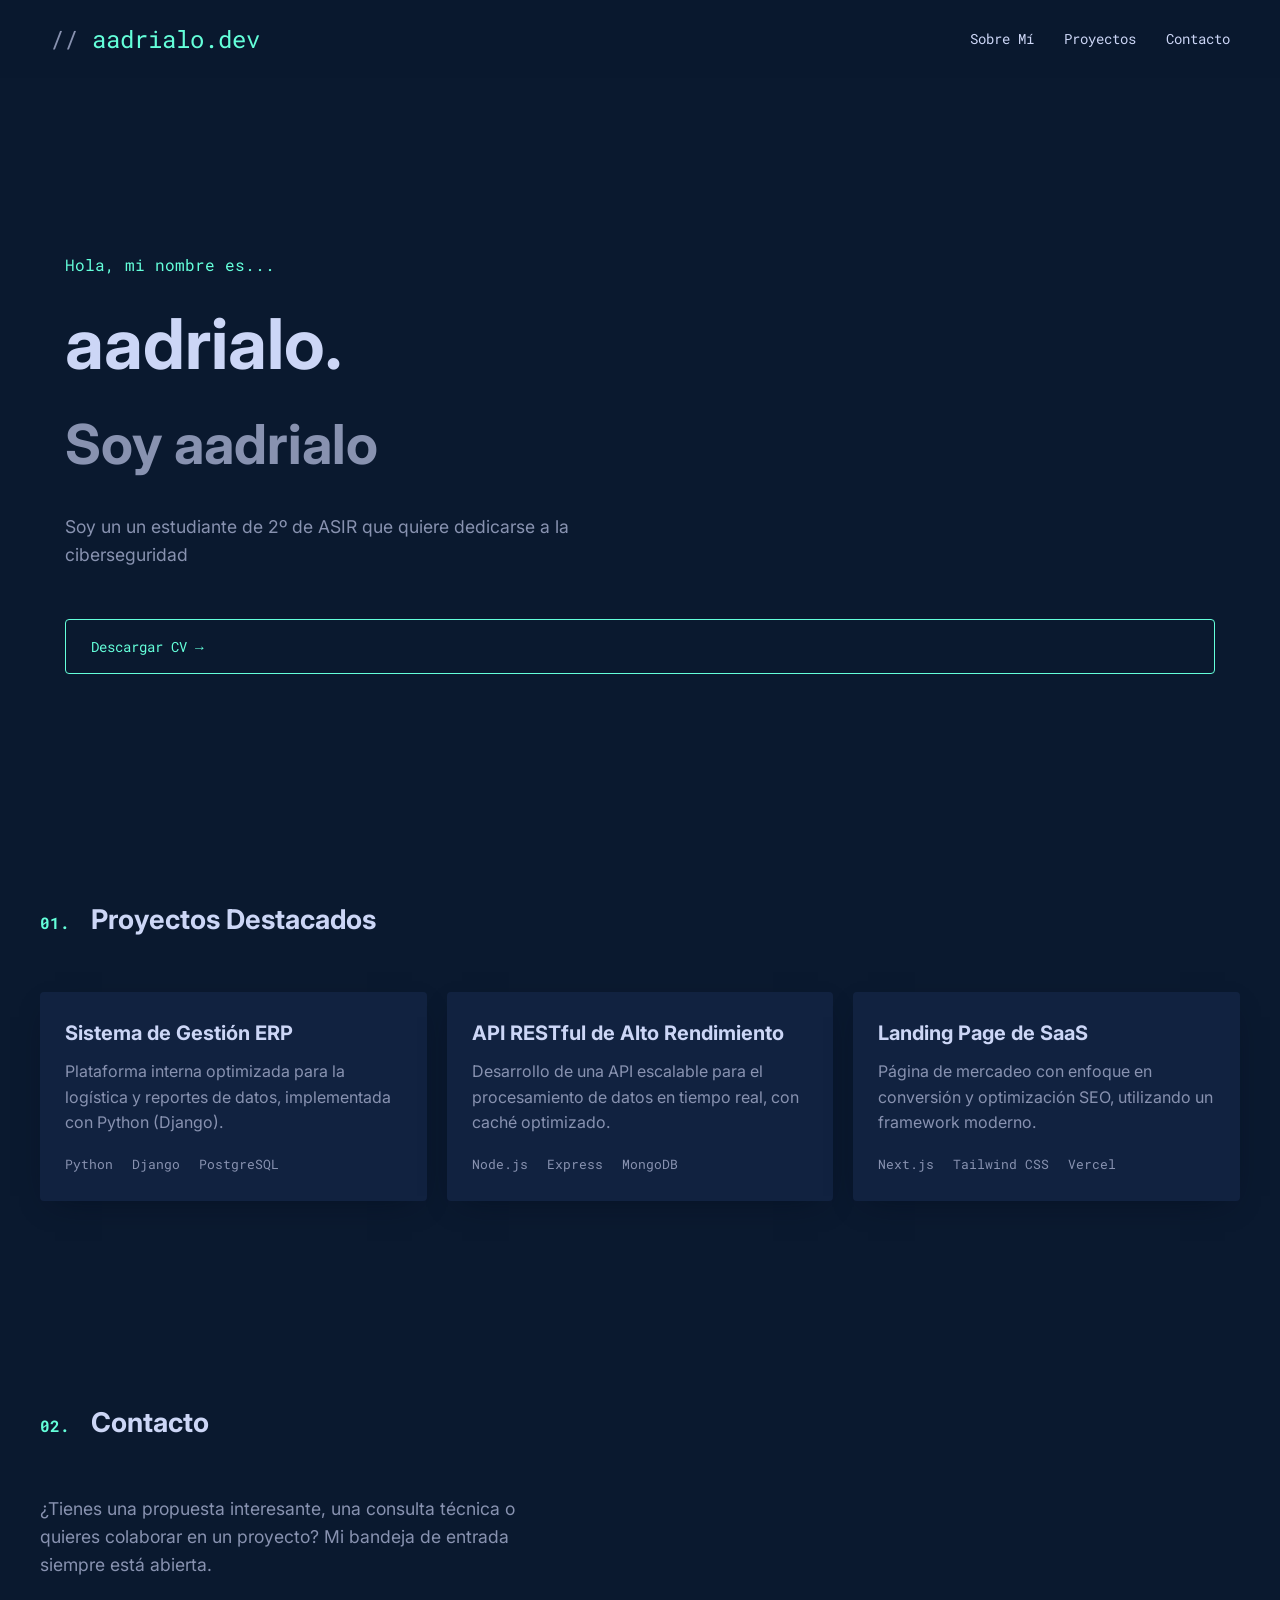
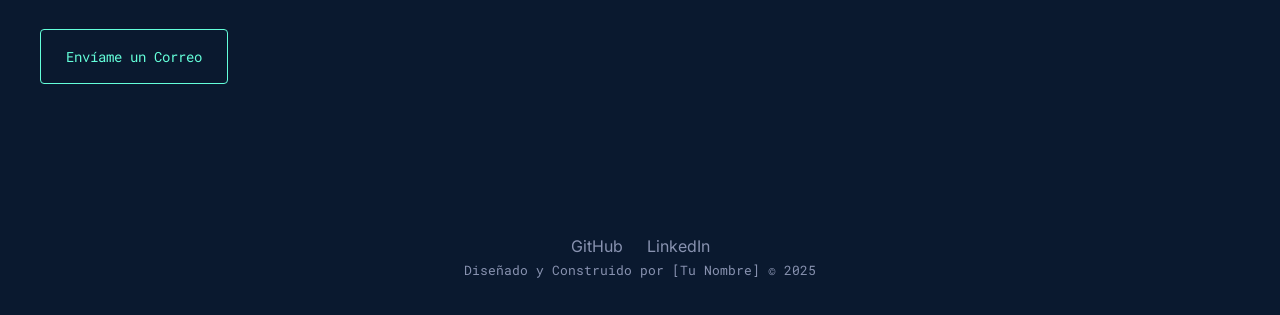
<file: index.html>
<!DOCTYPE html>
<html lang="es">
<head>
    <meta charset="UTF-8">
    <meta name="viewport" content="width=device-width, initial-scale=1.0">
    <title>aadrialo | Ingeniero de Software</title>
    <link href="https://fonts.googleapis.com/css2?family=Inter:wght@300;400;600;700&family=Roboto+Mono:wght@400;600&display=swap" rel="stylesheet">
    
    <style>

        :root {
            --color-bg: #0A192F;        
            --color-text-main: #CCD6F6;
            --color-text-secondary: #8892B0; 
            --color-accent: #64FFDA;   
            --font-main: 'Inter', sans-serif;
            --font-mono: 'Roboto Mono', monospace;
        }

        * {
            margin: 0;
            padding: 0;
            box-sizing: border-box;
        }
        
        body {
            background-color: var(--color-bg);
            color: var(--color-text-main);
            font-family: var(--font-main);
            line-height: 1.6;
            -webkit-font-smoothing: antialiased; 
        }

        /* Utilidades */
        .container {
            max-width: 1200px;
            margin: 0 auto;
            padding: 0 25px;
        }
        
        .section-padding {
            padding: 100px 0;
        }
        
        a {
            color: var(--color-accent);
            text-decoration: none;
            transition: color 0.3s ease;
        }
        
        a:hover {
            color: #90f0c0; /* Un tono más claro al pasar el ratón */
        }

        /* ------------------------- */
        /* 1. CABECERA Y NAVEGACIÓN  */
        /* ------------------------- */
        .main-header {
            display: flex;
            justify-content: space-between;
            align-items: center;
            padding: 20px 50px;
            position: sticky;
            top: 0;
            z-index: 10;
            background-color: rgba(10, 25, 47, 0.95); /* Fondo semitransparente con desenfoque */
            backdrop-filter: blur(10px); 
        }

        .logo-link {
            font-family: var(--font-mono);
            font-size: 1.5rem;
            color: var(--color-accent);
        }
        
        .logo-prefix {
            color: var(--color-text-secondary);
        }

        .main-nav ul {
            list-style: none;
            display: flex;
        }

        .main-nav li {
            margin-left: 30px;
        }

        .nav-link {
            font-family: var(--font-mono);
            font-size: 0.9rem;
            color: var(--color-text-main);
            padding: 5px 0;
            position: relative;
        }
        
        .nav-link:hover {
            color: var(--color-accent);
        }
        
        .nav-link::before { /* Animación sutil bajo el enlace */
            content: "";
            position: absolute;
            width: 0;
            height: 1px;
            bottom: 0;
            left: 50%;
            background-color: var(--color-accent);
            transition: width 0.3s ease, left 0.3s ease;
        }

        .nav-link:hover::before {
            width: 100%;
            left: 0;
        }
        
        /* ------------------------- */
        /* 2. SECCIÓN PRINCIPAL (HERO) */
        /* ------------------------- */
        .hero-section {
            display: flex;
            flex-direction: column;
            justify-content: center;
            min-height: 80vh; /* Altura de pantalla */
            padding-top: 50px;
        }

        .intro-greeting {
            color: var(--color-accent);
            font-family: var(--font-mono);
            font-size: 1rem;
            margin-bottom: 10px;
        }

        .main-title {
            font-size: clamp(40px, 8vw, 70px); /* Título responsivo y grande */
            color: var(--color-text-main);
            margin: 0;
        }

        .subtitle {
            font-size: clamp(30px, 6vw, 55px);
            color: var(--color-text-secondary);
            margin: 0 0 25px 0;
        }

        .hero-description {
            color: var(--color-text-secondary);
            max-width: 600px;
            font-size: 1.1rem;
            margin-bottom: 50px;
        }
        
        .primary-button {
            display: inline-block;
            padding: 15px 25px;
            border: 1px solid var(--color-accent);
            color: var(--color-accent);
            font-family: var(--font-mono);
            font-size: 0.9rem;
            border-radius: 4px;
            transition: background-color 0.3s ease, color 0.3s ease;
        }

        .primary-button:hover {
            background-color: rgba(100, 255, 218, 0.1);
            color: var(--color-accent); /* Mantiene el color del texto */
        }
        
        /* ------------------------- */
        /* 3. PROYECTOS Y SECCIONES  */
        /* ------------------------- */
        .section-heading {
            font-size: 1.7rem;
            margin-bottom: 50px;
            position: relative;
            white-space: nowrap;
        }

        .heading-number {
            color: var(--color-accent);
            font-family: var(--font-mono);
            font-size: 1rem;
            margin-right: 15px;
        }
        
        /* Estructura de Proyectos (Flexbox para tarjetas) */
        .projects-grid {
            display: flex;
            gap: 20px;
            flex-wrap: wrap; /* Permite que las tarjetas se envuelvan en móvil */
        }

        .project-card {
            background-color: #112240; /* Fondo ligeramente diferente para destacar */
            padding: 25px;
            border-radius: 4px;
            flex: 1 1 300px; /* Base para 3 tarjetas por fila en escritorio */
            transition: transform 0.3s ease;
            box-shadow: 0 10px 30px -15px rgba(2, 12, 27, 0.7); /* Sombra sutil */
        }
        
        .project-card:hover {
            transform: translateY(-5px); /* Efecto 3D sutil al pasar el ratón */
        }

        .card-title {
            color: var(--color-text-main);
            font-size: 1.25rem;
            margin-bottom: 10px;
        }

        .card-description {
            color: var(--color-text-secondary);
            margin-bottom: 15px;
        }

        .tech-stack span {
            font-family: var(--font-mono);
            font-size: 0.8rem;
            color: var(--color-text-secondary);
            margin-right: 15px;
        }
        
        /* ------------------------- */
        /* 4. PIE DE PÁGINA          */
        /* ------------------------- */
        .main-footer {
            padding: 50px 0 20px 0;
            text-align: center;
        }

        .footer-note {
            color: var(--color-text-secondary);
            font-family: var(--font-mono);
            font-size: 0.8rem;
            margin-bottom: 15px;
        }
        
        .social-links-footer a {
            color: var(--color-text-secondary);
            margin: 0 10px;
            transition: color 0.3s ease;
        }
        
        .social-links-footer a:hover {
            color: var(--color-accent);
        }

        /* Media Queries (Diseño Responsivo) */
        @media (max-width: 768px) {
            .main-header {
                padding: 20px 25px;
            }
            .main-nav {
                display: none; /* Ocultar el menú de navegación para simplificar, usar un menú hamburguesa en un proyecto real */
            }
            .hero-section {
                min-height: 70vh;
            }
            .projects-grid {
                flex-direction: column; /* Apilar tarjetas en dispositivos pequeños */
            }
        }
    </style>
</head>
<body>

    <header class="main-header">
        <div class="logo">
            <a href="#top" class="logo-link">
                <span class="logo-prefix">//</span> aadrialo<span class="logo-suffix">.dev</span>
            </a>
        </div>
        <nav class="main-nav">
            <ul>
                <li><a href="#about" class="nav-link">Sobre Mí</a></li>
                <li><a href="#projects" class="nav-link">Proyectos</a></li>
                <li><a href="#contact" class="nav-link">Contacto</a></li>
            </ul>
        </nav>
    </header>

    <main>
        <section id="about" class="hero-section container">
            <p class="intro-greeting">Hola, mi nombre es...</p>
            <h1 class="main-title">
                aadrialo.
            </h1>
            <h2 class="subtitle">
                Soy aadrialo
            </h2>
            <p class="hero-description">
                Soy un un estudiante de 2º de ASIR que quiere dedicarse a la ciberseguridad
            </p>
            <a href="cv.pdf" target="_blank" class="primary-button">
                Descargar CV <span class="arrow-icon">&rarr;</span>
            </a>
        </section>

        <section id="projects" class="section-padding container">
            <h3 class="section-heading"><span class="heading-number">01.</span> Proyectos Destacados</h3>
            
            <div class="projects-grid">
                <article class="project-card">
                    <h4 class="card-title">Sistema de Gestión ERP</h4>
                    <p class="card-description">Plataforma interna optimizada para la logística y reportes de datos, implementada con Python (Django).</p>
                    <div class="tech-stack">
                        <span>Python</span> <span>Django</span> <span>PostgreSQL</span>
                    </div>
                </article>
                
                <article class="project-card">
                    <h4 class="card-title">API RESTful de Alto Rendimiento</h4>
                    <p class="card-description">Desarrollo de una API escalable para el procesamiento de datos en tiempo real, con caché optimizado.</p>
                    <div class="tech-stack">
                        <span>Node.js</span> <span>Express</span> <span>MongoDB</span>
                    </div>
                </article>

                <article class="project-card">
                    <h4 class="card-title">Landing Page de SaaS</h4>
                    <p class="card-description">Página de mercadeo con enfoque en conversión y optimización SEO, utilizando un framework moderno.</p>
                    <div class="tech-stack">
                        <span>Next.js</span> <span>Tailwind CSS</span> <span>Vercel</span>
                    </div>
                </article>
            </div>
        </section>

        <section id="contact" class="section-padding container">
            <h3 class="section-heading"><span class="heading-number">02.</span> Contacto</h3>
            <p class="hero-description" style="max-width: 500px;">
                ¿Tienes una propuesta interesante, una consulta técnica o quieres colaborar en un proyecto? Mi bandeja de entrada siempre está abierta.
            </p>
            <a href="mailto:aalopin187@ieszaidinvergeles.org" class="primary-button email-button">
                Envíame un Correo
            </a>
        </section>
    </main>

    <footer class="main-footer">
        <div class="social-links-footer">
            <a href="#" target="_blank">GitHub</a>
            <a href="#" target="_blank">LinkedIn</a>
        </div>
        <p class="footer-note">Diseñado y Construido por [Tu Nombre] &copy; 2025</p>
    </footer>

</body>
</html>
</file>
